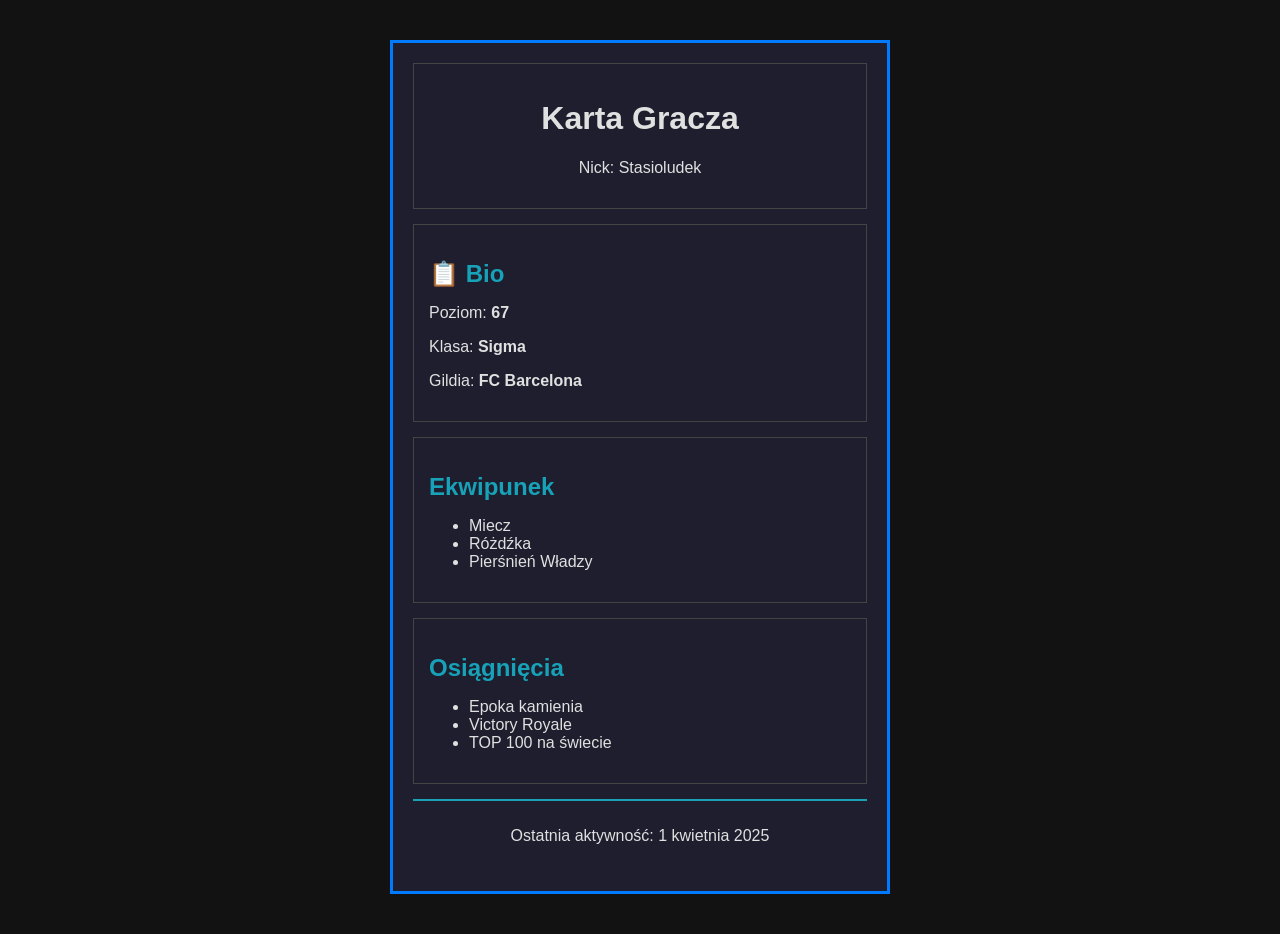
<file: Lekcja 3/index.html>
<!DOCTYPE html>
<html lang="pl">

<head>
    <meta charset="UTF-8">
    <meta name="viewport" content="width=device-width, initial-scale=1.0">
    <title>Karta Gracza</title>
    <link rel="stylesheet" href="style.css">
</head>

<body>
    <main class="player-card">
        <header class="card-header">
            <h1>Karta Gracza</h1>
            <p>Nick: Stasioludek</p>
        </header>
        <section class="card-section bio">
            <h2>📋 Bio</h2>
            <p>Poziom: <strong>67</strong></p>
            <p>Klasa: <strong>Sigma</strong></p>
            <p>Gildia: <strong>FC Barcelona</strong></p>
        </section>
        <section class="card-section equ">
            <h2>Ekwipunek</h2>
            <ul>
                <li>Miecz</li>
                <li>Różdźka</li>
                <li>Pierśnień Władzy</li>
            </ul>
        </section>
        <section class="card-section achiv">
            <h2>Osiągnięcia</h2>
            <ul>
                <li>Epoka kamienia</li>
                <li>Victory Royale</li>
                <li>TOP 100 na świecie</li>
            </ul>
        </section>
        <footer class="card-footer">
            <p>Ostatnia aktywność: <time datetime="2025-04-01">1 kwietnia 2025</time></p>
        </footer>
    </main>
</body>

</html>
</file>
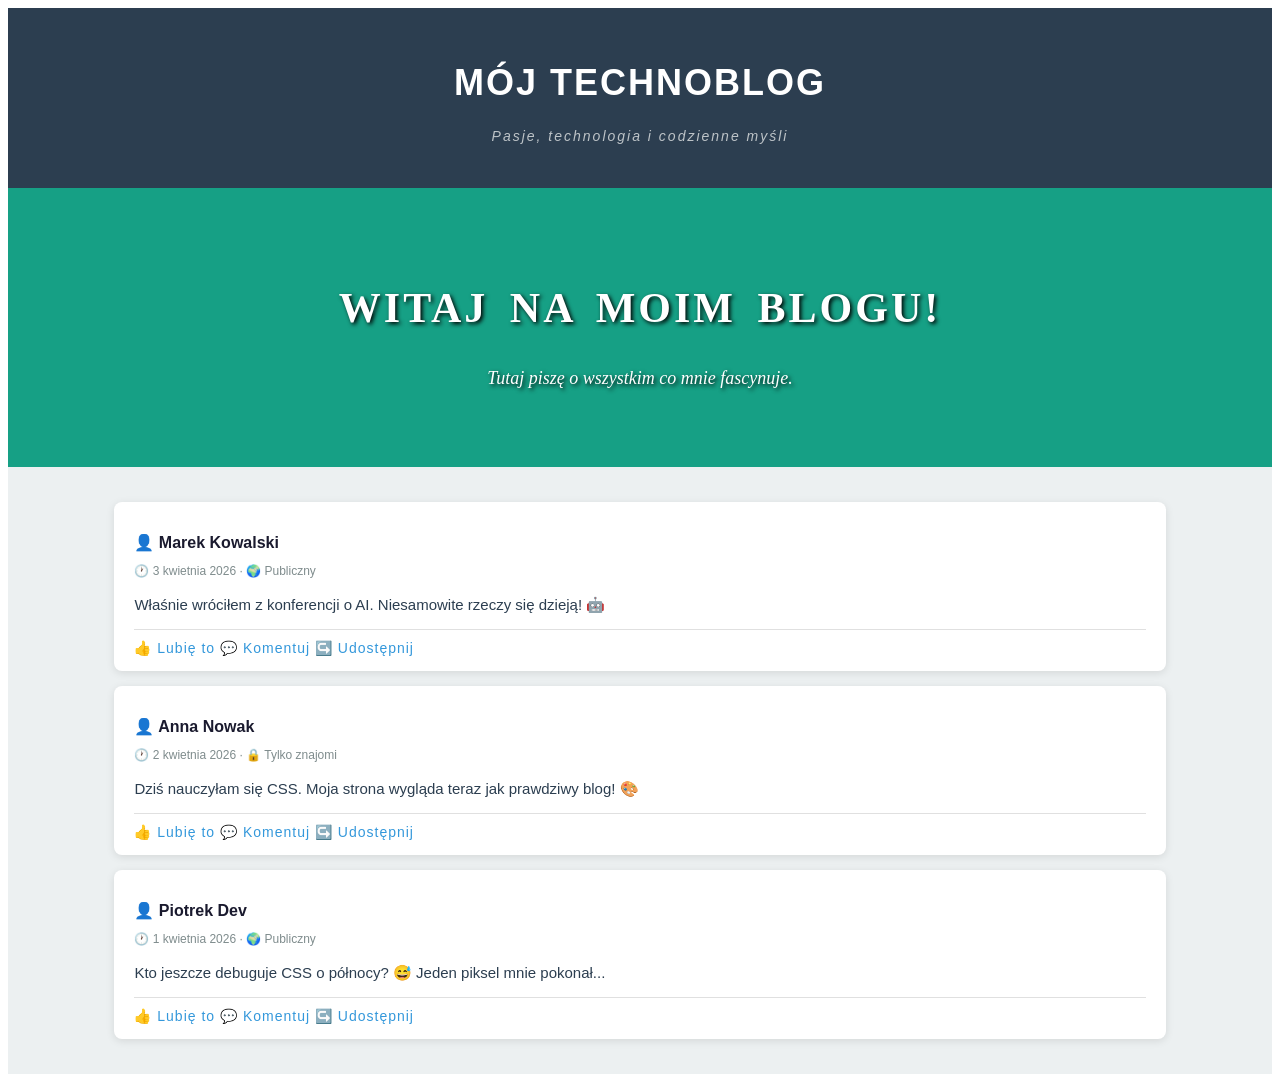
<file: Lekcja 2/Gotowe/index.html>
<!DOCTYPE html>
<html lang="pl">
<head>
    <meta charset="UTF-8">
    <title>Mój Blog</title>
    <link rel="stylesheet" href="style.css">
</head>
<body>

    <div id="naglowek">
        <h1>Mój Technoblog</h1>
        <p>Pasje, technologia i codzienne myśli</p>
    </div>

    <div id="baner">
        <h2>Witaj na moim blogu!</h2>
        <p>Tutaj piszę o wszystkim co mnie fascynuje.</p>
    </div>

    <div id="tresc">

        <div class="wpis">
            <p class="autor">👤 Marek Kowalski</p>
            <p class="data">🕐 3 kwietnia 2026 · 🌍 Publiczny</p>
            <p class="tekst">Właśnie wróciłem z konferencji o AI. Niesamowite rzeczy się dzieją! 🤖</p>
            <div class="reakcje">👍 Lubię to  💬 Komentuj  ↪️ Udostępnij</div>
        </div>

        <div class="wpis">
            <p class="autor">👤 Anna Nowak</p>
            <p class="data">🕐 2 kwietnia 2026 · 🔒 Tylko znajomi</p>
            <p class="tekst">Dziś nauczyłam się CSS. Moja strona wygląda teraz jak prawdziwy blog! 🎨</p>
            <div class="reakcje">👍 Lubię to  💬 Komentuj  ↪️ Udostępnij</div>
        </div>

        <div class="wpis">
            <p class="autor">👤 Piotrek Dev</p>
            <p class="data">🕐 1 kwietnia 2026 · 🌍 Publiczny</p>
            <p class="tekst">Kto jeszcze debuguje CSS o północy? 😅 Jeden piksel mnie pokonał...</p>
            <div class="reakcje">👍 Lubię to  💬 Komentuj  ↪️ Udostępnij</div>
        </div>

    </div>

</body>
</html>
</file>
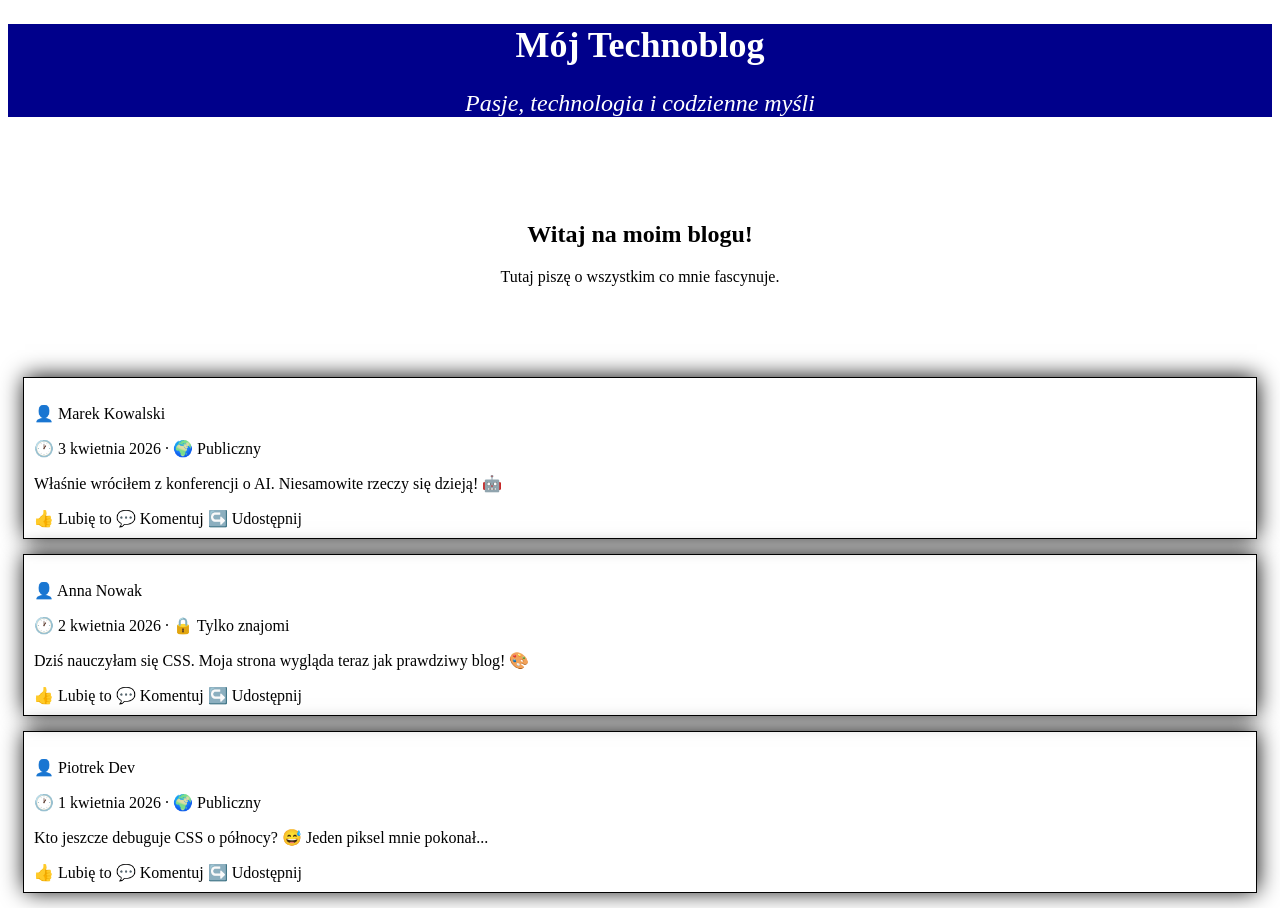
<file: Lekcja 2/Zajęcia/index.html>
<!DOCTYPE html>
<html lang="pl">

<head>
    <meta charset="UTF-8">
    <title>Mój Blog</title>
    <!-- Tutaj importujemy style -->
    <link rel="stylesheet" href="style.css">
</head>

<body>

    <div id="naglowek">
        <h1>Mój Technoblog</h1>
        <p>Pasje, technologia i codzienne myśli</p>
    </div>

    <div id="baner">
        <h2>Witaj na moim blogu!</h2>
        <p>Tutaj piszę o wszystkim co mnie fascynuje.</p>
    </div>

    <div id="tresc">
        <div class="wpis">
            <p class="autor">👤 Marek Kowalski</p>
            <p class="data">🕐 3 kwietnia 2026 · 🌍 Publiczny</p>
            <p class="tekst">Właśnie wróciłem z konferencji o AI. Niesamowite rzeczy się dzieją! 🤖</p>
            <div class="reakcje">👍 Lubię to 💬 Komentuj ↪️ Udostępnij</div>
        </div>
        <div class="wpis">
            <p class="autor">👤 Anna Nowak</p>
            <p class="data">🕐 2 kwietnia 2026 · 🔒 Tylko znajomi</p>
            <p class="tekst">Dziś nauczyłam się CSS. Moja strona wygląda teraz jak prawdziwy blog! 🎨</p>
            <div class="reakcje">👍 Lubię to 💬 Komentuj ↪️ Udostępnij</div>
        </div>
        <div class="wpis">
            <p class="autor">👤 Piotrek Dev</p>
            <p class="data">🕐 1 kwietnia 2026 · 🌍 Publiczny</p>
            <p class="tekst">Kto jeszcze debuguje CSS o północy? 😅 Jeden piksel mnie pokonał...</p>
            <div class="reakcje">👍 Lubię to 💬 Komentuj ↪️ Udostępnij</div>
        </div>
    </div>

</body>

</html>
</file>
<file: Lekcja 3/style.css>
/* === Reset i zmienne === */
*,
*::before,
*::after {
    box-sizing: border-box;
}

:root {
    --color-primary: #007bff;
    --color-accent: #17a2b8;
    --color-highlight: #ffc107;
    --color-bg: #1e1e2e;
    --color-text: #e0e0e0;
    --color-border: #444;
}

body {
    margin: 0;
    padding: 0;
    font-family: 'Segoe UI', Tahoma, Geneva, Verdana, sans-serif;
    background-color: #121212;
    color: var(--color-text);
}

.player-card {
    max-width: 500px;
    margin: 40px auto;
    padding: 20px;
    border: 3px solid var(--color-primary);
    background-color: var(--color-bg);
}

.card-header {
    padding: 15px;
    margin-bottom: 15px;
    border: 1px solid var(--color-border);
    text-align: center;
}

.card-section {
    padding: 15px;
    margin-bottom: 15px;
    border: 1px solid var(--color-border);
}

.card-footer {
    padding: 10px;
    margin-top: 15px;
    border-top: 2px solid var(--color-accent);
    text-align: center;
}

.card-section h2 {
    margin-bottom: 10px;
    color: var(--color-accent);
}
</file>
<file: Lekcja 2/Gotowe/style.css>
/* ===== NAGŁÓWEK ===== */
#naglowek {
    background-color: #2c3e50;
    color: #ffffff;
    text-align: center;
    padding: 30px;
    font-family: 'Arial', sans-serif;
    letter-spacing: 2px;
}

#naglowek h1 {
    font-size: 36px;
    font-weight: bold;
    text-transform: uppercase;
}

#naglowek p {
    font-size: 14px;
    font-style: italic;
    color: #bdc3c7;
}

/* ===== BANER ===== */
#baner {
    background-image: url('https://picsum.photos/1200/300?random=1');
    background-size: cover;
    background-position: center;
    background-color: #16a085;
    color: #ffffff;
    text-align: center;
    padding: 60px 20px;
    text-shadow: 2px 2px 4px #000000;
}

#baner h2 {
    font-size: 42px;
    font-weight: bold;
    line-height: 1.2;
    letter-spacing: 3px;
    text-transform: uppercase;
    word-spacing: 8px;
}

#baner p {
    font-size: 18px;
    font-style: italic;
    white-space: nowrap;
    direction: ltr;
}

/* ===== SEKCJA TREŚCI ===== */
#tresc {
    width: 100%;
    background-color: #ecf0f1;
    padding: 20px 0;
    min-height: 300px;
}

/* ===== WPISY (jak posty z Facebooka) ===== */
.wpis {
    width: 80%;
    margin: 15px auto;
    background-color: #ffffff;
    border-radius: 8px;
    padding: 15px 20px;
    box-shadow: 0 2px 8px rgba(0, 0, 0, 0.1);
    font-family: 'Helvetica', Arial, sans-serif;
}

.wpis .autor {
    font-weight: bold;
    font-size: 16px;
    color: #1a1a2e;
    margin-bottom: 2px;
}

.wpis .data {
    font-size: 12px;
    color: #7f8c8d;
    margin-bottom: 10px;
}

.wpis .tekst {
    font-size: 15px;
    color: #2c3e50;
    line-height: 1.6;
    margin-bottom: 12px;
}

.wpis .reakcje {
    border-top: 1px solid #e0e0e0;
    padding-top: 10px;
    color: #3498db;
    font-size: 14px;
    letter-spacing: 1px;
    cursor: pointer;
}
</file>
<file: Lekcja 2/Zajęcia/style.css>
#naglowek {
    background-color: darkblue;
    color: white;
    text-align: center;
}

#naglowek h1 {
    font-size: 36px;
    font-weight: bold;
}

#naglowek p {
    font-size: 24px;
    font-style: italic;
}

#baner {
    background-image: url('https://picsum.photos/1200/300?random=67');
    background-size: cover;
    /* obraz pokrywa cały div */
    background-position: center;
    /* wyśrodkowanie obrazu */
    text-align: center;
    padding: 60px 20px;
}

.wpis {
    border: black 1px solid;
    margin: 15px;
    padding: 10px;
    -webkit-box-shadow: 1px -1px 22px -1px #000000;
    box-shadow: 1px -1px 22px -1px #000000;
}
</file>
